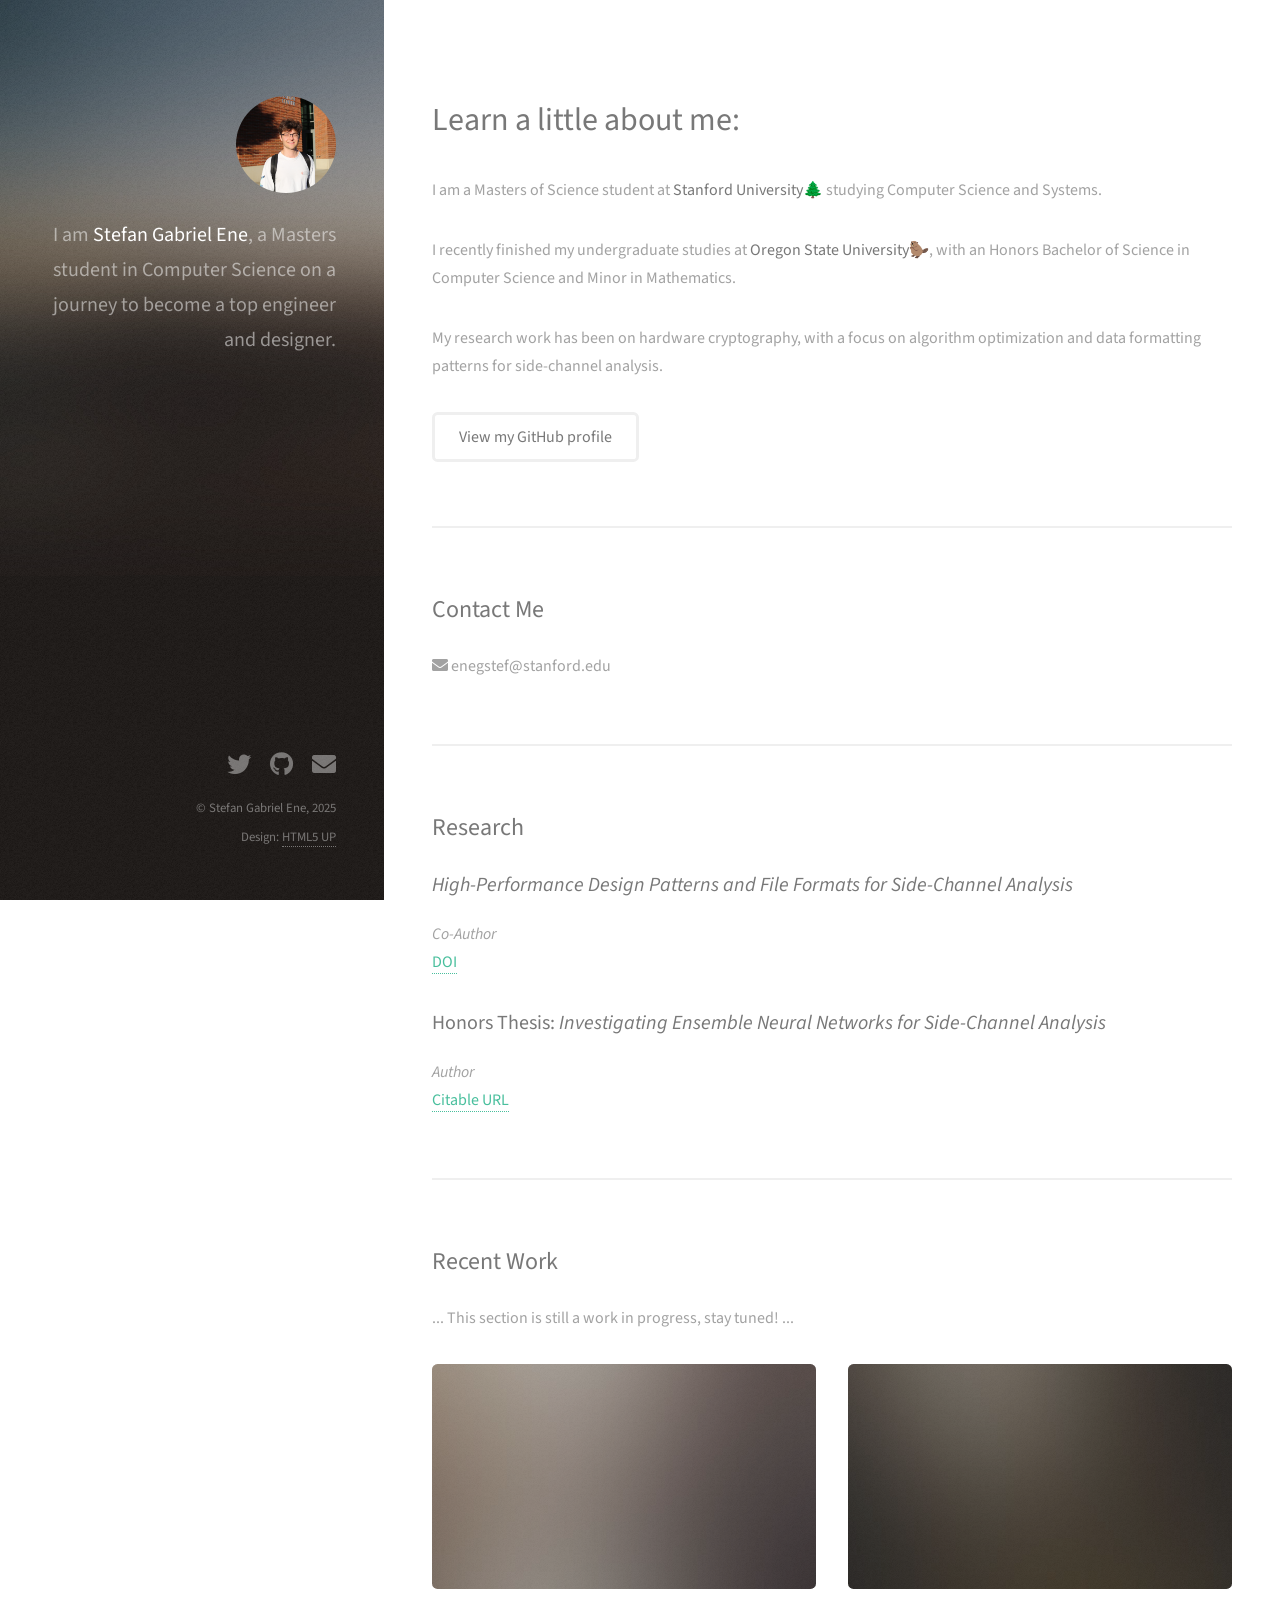
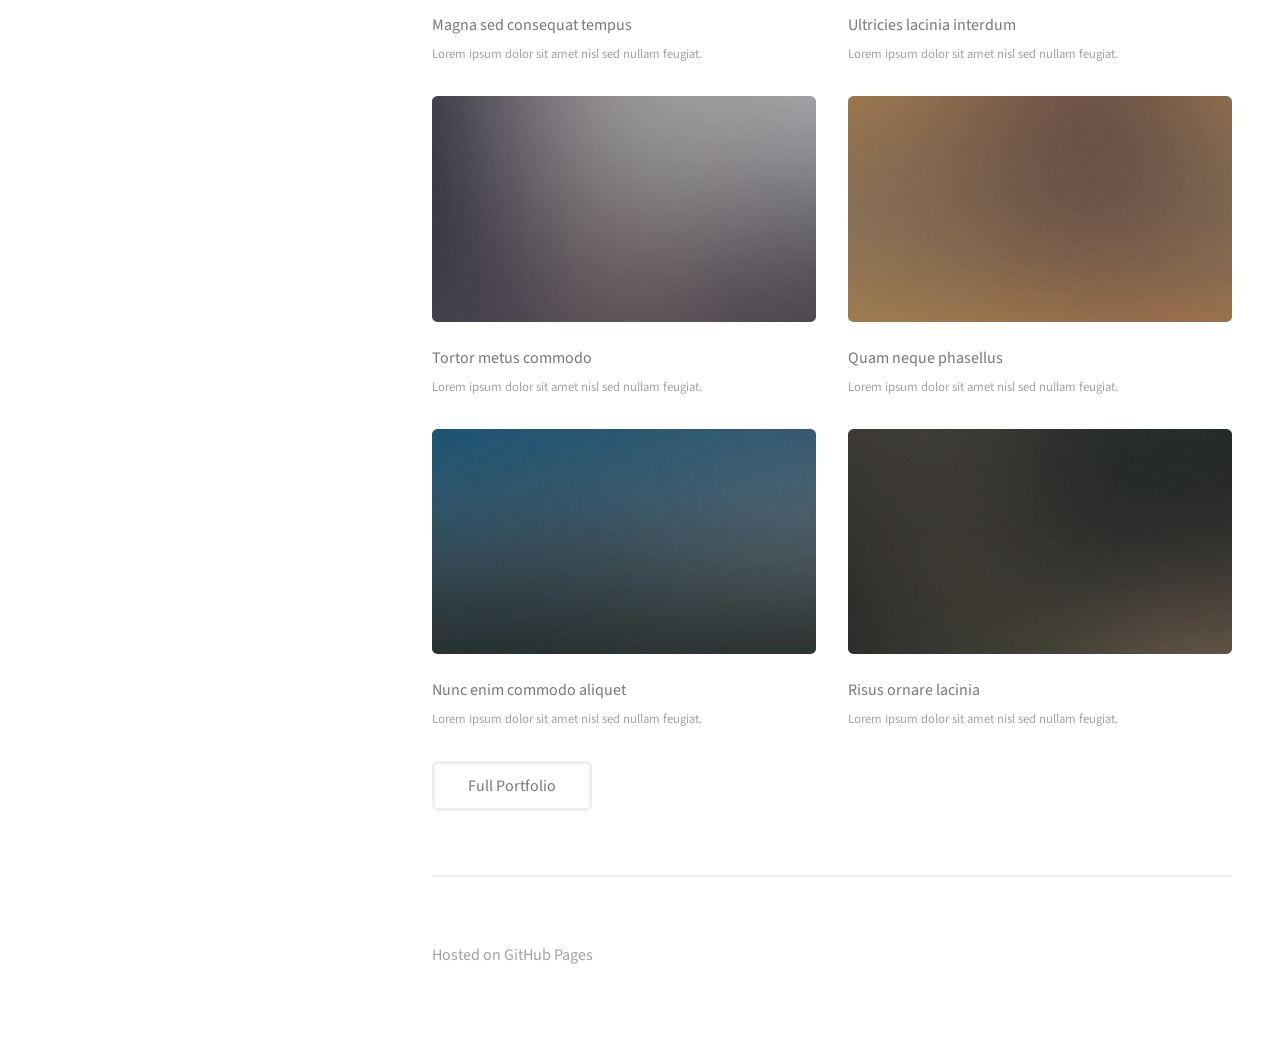
<file: index.html>
<!DOCTYPE HTML>
<!--
	Strata by HTML5 UP
	html5up.net | @ajlkn
	Free for personal and commercial use under the CCA 3.0 license (html5up.net/license)
-->
<html>
	<head>
		<title>Stefan Gabriel Ene</title>
		<meta charset="utf-8" />
		<meta name="viewport" content="width=device-width, initial-scale=1, user-scalable=no" />
		<link rel="stylesheet" href="assets/css/main.css" />
	</head>
	<body class="is-preload">

		<!-- Header -->
			<header id="header">
				<div class="inner">
					<a href="#" class="image avatar"><img src="images/stef_portrait.JPG" alt="" /></a>
					<h1>I am <strong>Stefan Gabriel Ene</strong>, a Masters student<br />
						in Computer Science on a journey to become<br />
						a top engineer and designer.</h1>
				</div>
			</header>

		<!-- Main -->
			<div id="main">

				<!-- One -->
					<section id="one">
						<header class="major">
							<h2>Learn a little about me:</h2>
						</header>
						<p>I am a Masters of Science student at <strong>Stanford University</strong>🌲 studying Computer Science and Systems.<p>
        
						<p>I recently finished my undergraduate studies at <strong>Oregon State University</strong>🦫, with an Honors Bachelor of Science in Computer Science and Minor in Mathematics.</p>
					
						<p>My research work has been on hardware cryptography, with a focus on algorithm optimization and data formatting patterns for side-channel analysis.</p>
											
						<ul class="actions">
							<li><a href="https://github.com/Stefanene" target="_blank" class="button">View my GitHub profile</a></li>
						</ul>
					</section>
				
					<section id="contact">
						<h2>Contact Me</h2>
						<p><i class="fa fa-envelope"></i> enegstef@stanford.edu</p>
					</section>
					
					<section id="research">
						 <h2>Research</h2>
							<h3><i>High-Performance Design Patterns and File Formats for Side-Channel Analysis</i></h3>
							<p>
								<i>Co-Author</i> <br>
								<a href="https://doi.org/10.46586/tches.v2024.i2.769-794">DOI</a>
							</p>
							<!-- <p>
								<b>Abstract:</b> Data and instruction dependent power consumption can reveal cryptographic secrets by means of Side-Channel Analysis (SCA). Consequently, manufacturers and evaluation labs perform thorough testing of cryptographic implementations to confirm their security. Unfortunately, the computation and storage needs for the resulting measurement data can be substantial and at times, limit the scope of their analyses. Therefore, it is surprising that only few publications study the efficient computation and storage of side-channel analysis related data.
					To address this gap, we discuss high-performance design patterns and how they align with characteristics of different file formats. More specifically, we perform an in-depth analysis of common side-channel analysis algorithms and how they can be implemented for maximum performance. At the same time, we focus on storage requirements and how to reduce them, by applying compression and chunking.
					In addition, we investigate and benchmark popular SCA frameworks. Moreover, we propose SCARR, a proof of concept SCA framework based on the file format Zarr, that outperforms all considered frameworks in several common algorithms (SNR, TVLA, CPA, MIA) by a factor of about two compared to the thus far fastest framework for a given profile. Most notably, in all tested scenarios, we are faster even with file compression, than other frameworks without compression. We are convinced that the presented design patterns and comparative study will benefit the greater side-channel community, help practitioners to improve their own frameworks, and reduce data storage requirements, associated costs, and lower computation/energy demands of SCA, as required to perform more testing at scale.
								<br>Keywords: Side-Channel Analysis, High-Performance Computing, file format, HDF5, Zarr, SCARED, LASCAR, ChipWhisperer
							</p> -->
							
							
							<h3>Honors Thesis: <i>Investigating Ensemble Neural Networks for Side-Channel Analysis</i></h3>
							<p>
								<i>Author</i> <br>
								<a href="https://ir.library.oregonstate.edu/concern/honors_college_theses/cr56n927s">Citable URL</a>
							</p>
							<!-- <p>
								<b>Abstract:</b> The field of side channel analysis is seeing a great deal of attention in recent years in the world of hardware cryptography. With the perpetual development of side channel analysis frameworks in the open source world, it is crucial that the most modern calculations and optimization techniques are applied to these leakage detection and key recovery techniques. This is where a new application in this field, deep learning and machine intelligence, come into play. Based on the existent optimizations made in the side channel analysis field using neural networks, this paper will pursue an evaluation of ensemble methods of such deep learning implementations. This will be done by applying ensemble deep learning techniques to real-case usages within the context of an open-source side channel analysis framework. Along with a contribution to this existent open-source project, this project aims to reduce the gap between performance and resources that represents a prevalent issue in the deep learning world, with a focus on usage in side channel analysis.
								<br>Keywords: hardware cryptography, side channel analysis, deep learning, ensemble methods, open source, optimizations, PyTorch
							</p> -->
					</section>

				<!-- Two -->
					<section id="two">
						<h2>Recent Work</h2>
						<p>... This section is still a work in progress, stay tuned! ...</p>
						<div class="row">
							<article class="col-6 col-12-xsmall work-item">
								<a href="images/fulls/01.jpg" class="image fit thumb"><img src="images/thumbs/01.jpg" alt="" /></a>
								<h3>Magna sed consequat tempus</h3>
								<p>Lorem ipsum dolor sit amet nisl sed nullam feugiat.</p>
							</article>
							<article class="col-6 col-12-xsmall work-item">
								<a href="images/fulls/02.jpg" class="image fit thumb"><img src="images/thumbs/02.jpg" alt="" /></a>
								<h3>Ultricies lacinia interdum</h3>
								<p>Lorem ipsum dolor sit amet nisl sed nullam feugiat.</p>
							</article>
							<article class="col-6 col-12-xsmall work-item">
								<a href="images/fulls/03.jpg" class="image fit thumb"><img src="images/thumbs/03.jpg" alt="" /></a>
								<h3>Tortor metus commodo</h3>
								<p>Lorem ipsum dolor sit amet nisl sed nullam feugiat.</p>
							</article>
							<article class="col-6 col-12-xsmall work-item">
								<a href="images/fulls/04.jpg" class="image fit thumb"><img src="images/thumbs/04.jpg" alt="" /></a>
								<h3>Quam neque phasellus</h3>
								<p>Lorem ipsum dolor sit amet nisl sed nullam feugiat.</p>
							</article>
							<article class="col-6 col-12-xsmall work-item">
								<a href="images/fulls/05.jpg" class="image fit thumb"><img src="images/thumbs/05.jpg" alt="" /></a>
								<h3>Nunc enim commodo aliquet</h3>
								<p>Lorem ipsum dolor sit amet nisl sed nullam feugiat.</p>
							</article>
							<article class="col-6 col-12-xsmall work-item">
								<a href="images/fulls/06.jpg" class="image fit thumb"><img src="images/thumbs/06.jpg" alt="" /></a>
								<h3>Risus ornare lacinia</h3>
								<p>Lorem ipsum dolor sit amet nisl sed nullam feugiat.</p>
							</article>
						</div>
						<ul class="actions">
							<li><a href="#" class="button">Full Portfolio</a></li>
						</ul>
					</section>

				<!-- Three -->
					<!-- <section id="three">
						<h2>Get In Touch</h2>
						<p>Accumsan pellentesque commodo blandit enim arcu non at amet id arcu magna. Accumsan orci faucibus id eu lorem semper nunc nisi lorem vulputate lorem neque lorem ipsum dolor.</p>
						<div class="row">
							<div class="col-8 col-12-small">
								<form method="post" action="#">
									<div class="row gtr-uniform gtr-50">
										<div class="col-6 col-12-xsmall"><input type="text" name="name" id="name" placeholder="Name" /></div>
										<div class="col-6 col-12-xsmall"><input type="email" name="email" id="email" placeholder="Email" /></div>
										<div class="col-12"><textarea name="message" id="message" placeholder="Message" rows="4"></textarea></div>
									</div>
								</form>
								<ul class="actions">
									<li><input type="submit" value="Send Message" /></li>
								</ul>
							</div>
							<div class="col-4 col-12-small">
								<ul class="labeled-icons">
									<li>
										<h3 class="icon solid fa-home"><span class="label">Address</span></h3>
										1234 Somewhere Rd.<br />
										Nashville, TN 00000<br />
										United States
									</li>
									<li>
										<h3 class="icon solid fa-mobile-alt"><span class="label">Phone</span></h3>
										000-000-0000
									</li>
									<li>
										<h3 class="icon solid fa-envelope"><span class="label">Email</span></h3>
										<a href="#">hello@untitled.tld</a>
									</li>
								</ul>
							</div>
						</div>
					</section> -->

				<!-- Four -->
<!-- 				
					<section id="four">
						<h2>Elements</h2>

						<section>
							<h4>Text</h4>
							<p>This is <b>bold</b> and this is <strong>strong</strong>. This is <i>italic</i> and this is <em>emphasized</em>.
							This is <sup>superscript</sup> text and this is <sub>subscript</sub> text.
							This is <u>underlined</u> and this is code: <code>for (;;) { ... }</code>. Finally, <a href="#">this is a link</a>.</p>
							<hr />
							<header>
								<h4>Heading with a Subtitle</h4>
								<p>Lorem ipsum dolor sit amet nullam id egestas urna aliquam</p>
							</header>
							<p>Nunc lacinia ante nunc ac lobortis. Interdum adipiscing gravida odio porttitor sem non mi integer non faucibus ornare mi ut ante amet placerat aliquet. Volutpat eu sed ante lacinia sapien lorem accumsan varius montes viverra nibh in adipiscing blandit tempus accumsan.</p>
							<header>
								<h5>Heading with a Subtitle</h5>
								<p>Lorem ipsum dolor sit amet nullam id egestas urna aliquam</p>
							</header>
							<p>Nunc lacinia ante nunc ac lobortis. Interdum adipiscing gravida odio porttitor sem non mi integer non faucibus ornare mi ut ante amet placerat aliquet. Volutpat eu sed ante lacinia sapien lorem accumsan varius montes viverra nibh in adipiscing blandit tempus accumsan.</p>
							<hr />
							<h2>Heading Level 2</h2>
							<h3>Heading Level 3</h3>
							<h4>Heading Level 4</h4>
							<h5>Heading Level 5</h5>
							<h6>Heading Level 6</h6>
							<hr />
							<h5>Blockquote</h5>
							<blockquote>Fringilla nisl. Donec accumsan interdum nisi, quis tincidunt felis sagittis eget tempus euismod. Vestibulum ante ipsum primis in faucibus vestibulum. Blandit adipiscing eu felis iaculis volutpat ac adipiscing accumsan faucibus. Vestibulum ante ipsum primis in faucibus lorem ipsum dolor sit amet nullam adipiscing eu felis.</blockquote>
							<h5>Preformatted</h5>
							<pre><code>i = 0;

while (!deck.isInOrder()) {
print 'Iteration ' + i;
deck.shuffle();
i++;
}

print 'It took ' + i + ' iterations to sort the deck.';</code></pre>
						</section>

						<section>
							<h4>Lists</h4>
							<div class="row">
								<div class="col-6 col-12-xsmall">
									<h5>Unordered</h5>
									<ul>
										<li>Dolor pulvinar etiam magna etiam.</li>
										<li>Sagittis adipiscing lorem eleifend.</li>
										<li>Felis enim feugiat dolore viverra.</li>
									</ul>
									<h5>Alternate</h5>
									<ul class="alt">
										<li>Dolor pulvinar etiam magna etiam.</li>
										<li>Sagittis adipiscing lorem eleifend.</li>
										<li>Felis enim feugiat dolore viverra.</li>
									</ul>
								</div>
								<div class="col-6 col-12-xsmall">
									<h5>Ordered</h5>
									<ol>
										<li>Dolor pulvinar etiam magna etiam.</li>
										<li>Etiam vel felis at lorem sed viverra.</li>
										<li>Felis enim feugiat dolore viverra.</li>
										<li>Dolor pulvinar etiam magna etiam.</li>
										<li>Etiam vel felis at lorem sed viverra.</li>
										<li>Felis enim feugiat dolore viverra.</li>
									</ol>
									<h5>Icons</h5>
									<ul class="icons">
										<li><a href="#" class="icon brands fa-twitter"><span class="label">Twitter</span></a></li>
										<li><a href="#" class="icon brands fa-facebook-f"><span class="label">Facebook</span></a></li>
										<li><a href="#" class="icon brands fa-instagram"><span class="label">Instagram</span></a></li>
										<li><a href="#" class="icon brands fa-github"><span class="label">Github</span></a></li>
										<li><a href="#" class="icon brands fa-dribbble"><span class="label">Dribbble</span></a></li>
										<li><a href="#" class="icon brands fa-tumblr"><span class="label">Tumblr</span></a></li>
									</ul>
								</div>
							</div>
							<h5>Actions</h5>
							<ul class="actions">
								<li><a href="#" class="button primary">Default</a></li>
								<li><a href="#" class="button">Default</a></li>
							</ul>
							<ul class="actions small">
								<li><a href="#" class="button primary small">Small</a></li>
								<li><a href="#" class="button small">Small</a></li>
							</ul>
							<div class="row">
								<div class="col-6 col-12-small">
									<ul class="actions stacked">
										<li><a href="#" class="button primary">Default</a></li>
										<li><a href="#" class="button">Default</a></li>
									</ul>
								</div>
								<div class="col-6 col-12-small">
									<ul class="actions stacked">
										<li><a href="#" class="button primary small">Small</a></li>
										<li><a href="#" class="button small">Small</a></li>
									</ul>
								</div>
								<div class="col-6 col-12-small">
									<ul class="actions stacked">
										<li><a href="#" class="button primary fit">Default</a></li>
										<li><a href="#" class="button fit">Default</a></li>
									</ul>
								</div>
								<div class="col-6 col-12-small">
									<ul class="actions stacked">
										<li><a href="#" class="button primary small fit">Small</a></li>
										<li><a href="#" class="button small fit">Small</a></li>
									</ul>
								</div>
							</div>
						</section>

						<section>
							<h4>Table</h4>
							<h5>Default</h5>
							<div class="table-wrapper">
								<table>
									<thead>
										<tr>
											<th>Name</th>
											<th>Description</th>
											<th>Price</th>
										</tr>
									</thead>
									<tbody>
										<tr>
											<td>Item One</td>
											<td>Ante turpis integer aliquet porttitor.</td>
											<td>29.99</td>
										</tr>
										<tr>
											<td>Item Two</td>
											<td>Vis ac commodo adipiscing arcu aliquet.</td>
											<td>19.99</td>
										</tr>
										<tr>
											<td>Item Three</td>
											<td> Morbi faucibus arcu accumsan lorem.</td>
											<td>29.99</td>
										</tr>
										<tr>
											<td>Item Four</td>
											<td>Vitae integer tempus condimentum.</td>
											<td>19.99</td>
										</tr>
										<tr>
											<td>Item Five</td>
											<td>Ante turpis integer aliquet porttitor.</td>
											<td>29.99</td>
										</tr>
									</tbody>
									<tfoot>
										<tr>
											<td colspan="2"></td>
											<td>100.00</td>
										</tr>
									</tfoot>
								</table>
							</div>

							<h5>Alternate</h5>
							<div class="table-wrapper">
								<table class="alt">
									<thead>
										<tr>
											<th>Name</th>
											<th>Description</th>
											<th>Price</th>
										</tr>
									</thead>
									<tbody>
										<tr>
											<td>Item One</td>
											<td>Ante turpis integer aliquet porttitor.</td>
											<td>29.99</td>
										</tr>
										<tr>
											<td>Item Two</td>
											<td>Vis ac commodo adipiscing arcu aliquet.</td>
											<td>19.99</td>
										</tr>
										<tr>
											<td>Item Three</td>
											<td> Morbi faucibus arcu accumsan lorem.</td>
											<td>29.99</td>
										</tr>
										<tr>
											<td>Item Four</td>
											<td>Vitae integer tempus condimentum.</td>
											<td>19.99</td>
										</tr>
										<tr>
											<td>Item Five</td>
											<td>Ante turpis integer aliquet porttitor.</td>
											<td>29.99</td>
										</tr>
									</tbody>
									<tfoot>
										<tr>
											<td colspan="2"></td>
											<td>100.00</td>
										</tr>
									</tfoot>
								</table>
							</div>
						</section>

						<section>
							<h4>Buttons</h4>
							<ul class="actions">
								<li><a href="#" class="button primary">Primary</a></li>
								<li><a href="#" class="button">Default</a></li>
							</ul>
							<ul class="actions">
								<li><a href="#" class="button large">Large</a></li>
								<li><a href="#" class="button">Default</a></li>
								<li><a href="#" class="button small">Small</a></li>
							</ul>
							<ul class="actions fit">
								<li><a href="#" class="button primary fit">Fit</a></li>
								<li><a href="#" class="button fit">Fit</a></li>
							</ul>
							<ul class="actions fit small">
								<li><a href="#" class="button primary fit small">Fit + Small</a></li>
								<li><a href="#" class="button fit small">Fit + Small</a></li>
							</ul>
							<ul class="actions">
								<li><a href="#" class="button primary icon solid fa-download">Icon</a></li>
								<li><a href="#" class="button icon solid fa-download">Icon</a></li>
							</ul>
							<ul class="actions">
								<li><span class="button primary disabled">Primary</span></li>
								<li><span class="button disabled">Default</span></li>
							</ul>
						</section>

						<section>
							<h4>Form</h4>
							<form method="post" action="#">
								<div class="row gtr-uniform gtr-50">
									<div class="col-6 col-12-xsmall">
										<input type="text" name="demo-name" id="demo-name" value="" placeholder="Name" />
									</div>
									<div class="col-6 col-12-xsmall">
										<input type="email" name="demo-email" id="demo-email" value="" placeholder="Email" />
									</div>
									<div class="col-12">
										<select name="demo-category" id="demo-category">
											<option value="">- Category -</option>
											<option value="1">Manufacturing</option>
											<option value="1">Shipping</option>
											<option value="1">Administration</option>
											<option value="1">Human Resources</option>
										</select>
									</div>
									<div class="col-4 col-12-small">
										<input type="radio" id="demo-priority-low" name="demo-priority" checked>
										<label for="demo-priority-low">Low Priority</label>
									</div>
									<div class="col-4 col-12-small">
										<input type="radio" id="demo-priority-normal" name="demo-priority">
										<label for="demo-priority-normal">Normal Priority</label>
									</div>
									<div class="col-4 col-12-small">
										<input type="radio" id="demo-priority-high" name="demo-priority">
										<label for="demo-priority-high">High Priority</label>
									</div>
									<div class="col-6 col-12-small">
										<input type="checkbox" id="demo-copy" name="demo-copy">
										<label for="demo-copy">Email me a copy of this message</label>
									</div>
									<div class="col-6 col-12-small">
										<input type="checkbox" id="demo-human" name="demo-human" checked>
										<label for="demo-human">I am a human and not a robot</label>
									</div>
									<div class="col-12">
										<textarea name="demo-message" id="demo-message" placeholder="Enter your message" rows="6"></textarea>
									</div>
									<div class="col-12">
										<ul class="actions">
											<li><input type="submit" value="Send Message" class="primary" /></li>
											<li><input type="reset" value="Reset" /></li>
										</ul>
									</div>
								</div>
							</form>
						</section>

						<section>
							<h4>Image</h4>
							<h5>Fit</h5>
							<div class="box alt">
								<div class="row gtr-50 gtr-uniform">
									<div class="col-12"><span class="image fit"><img src="images/fulls/05.jpg" alt="" /></span></div>
									<div class="col-4"><span class="image fit"><img src="images/thumbs/01.jpg" alt="" /></span></div>
									<div class="col-4"><span class="image fit"><img src="images/thumbs/02.jpg" alt="" /></span></div>
									<div class="col-4"><span class="image fit"><img src="images/thumbs/03.jpg" alt="" /></span></div>
									<div class="col-4"><span class="image fit"><img src="images/thumbs/04.jpg" alt="" /></span></div>
									<div class="col-4"><span class="image fit"><img src="images/thumbs/05.jpg" alt="" /></span></div>
									<div class="col-4"><span class="image fit"><img src="images/thumbs/06.jpg" alt="" /></span></div>
									<div class="col-4"><span class="image fit"><img src="images/thumbs/03.jpg" alt="" /></span></div>
									<div class="col-4"><span class="image fit"><img src="images/thumbs/02.jpg" alt="" /></span></div>
									<div class="col-4"><span class="image fit"><img src="images/thumbs/01.jpg" alt="" /></span></div>
								</div>
							</div>
							<h5>Left &amp; Right</h5>
							<p><span class="image left"><img src="images/avatar.jpg" alt="" /></span>Fringilla nisl. Donec accumsan interdum nisi, quis tincidunt felis sagittis eget. tempus euismod. Vestibulum ante ipsum primis in faucibus vestibulum. Blandit adipiscing eu felis iaculis volutpat ac adipiscing accumsan eu faucibus. Integer ac pellentesque praesent tincidunt felis sagittis eget. tempus euismod. Vestibulum ante ipsum primis in faucibus vestibulum. Blandit adipiscing eu felis iaculis volutpat ac adipiscing accumsan eu faucibus. Integer ac pellentesque praesent. Donec accumsan interdum nisi, quis tincidunt felis sagittis eget. tempus euismod. Vestibulum ante ipsum primis in faucibus vestibulum. Blandit adipiscing eu felis iaculis volutpat ac adipiscing accumsan eu faucibus. Integer ac pellentesque praesent tincidunt felis sagittis eget. tempus euismod. Vestibulum ante ipsum primis in faucibus vestibulum. Blandit adipiscing eu felis iaculis volutpat ac adipiscing accumsan eu faucibus. Integer ac pellentesque praesent.</p>
							<p><span class="image right"><img src="images/avatar.jpg" alt="" /></span>Fringilla nisl. Donec accumsan interdum nisi, quis tincidunt felis sagittis eget. tempus euismod. Vestibulum ante ipsum primis in faucibus vestibulum. Blandit adipiscing eu felis iaculis volutpat ac adipiscing accumsan eu faucibus. Integer ac pellentesque praesent tincidunt felis sagittis eget. tempus euismod. Vestibulum ante ipsum primis in faucibus vestibulum. Blandit adipiscing eu felis iaculis volutpat ac adipiscing accumsan eu faucibus. Integer ac pellentesque praesent. Donec accumsan interdum nisi, quis tincidunt felis sagittis eget. tempus euismod. Vestibulum ante ipsum primis in faucibus vestibulum. Blandit adipiscing eu felis iaculis volutpat ac adipiscing accumsan eu faucibus. Integer ac pellentesque praesent tincidunt felis sagittis eget. tempus euismod. Vestibulum ante ipsum primis in faucibus vestibulum. Blandit adipiscing eu felis iaculis volutpat ac adipiscing accumsan eu faucibus. Integer ac pellentesque praesent.</p>
						</section>

					</section>
				

			</div> -->

		<!-- Footer -->
			<footer id="footer">
				<div class="inner">
					<ul class="icons">
						<li><a href="https://www.linkedin.com/in/stefan-ene-429a34235/" target="_blank" class="icon brands fa-twitter"><span class="label">Twitter</span></a></li>
						<li><a href="https://github.com/Stefanene" target="_blank" class="icon brands fa-github"><span class="label">Github</span></a></li>
						<!-- <li><a href="#" class="icon brands fa-dribbble"><span class="label">Dribbble</span></a></li> -->
						<li><a href="mailto:enegstef@stanford.com" class="icon solid fa-envelope"><span class="label">Email</span></a></li>
					</ul>
					<ul class="copyright">
						<li>&copy; Stefan Gabriel Ene, 2025</li><li>Design: <a href="http://html5up.net" target="_blank">HTML5 UP</a></li>
					</ul>
				</div>
			</footer>

			<section>
				<footer>
					<p><small>Hosted on GitHub Pages</small></p>
				</footer>
			</section>

		<!-- Scripts -->
			<script src="assets/js/jquery.min.js"></script>
			<script src="assets/js/jquery.poptrox.min.js"></script>
			<script src="assets/js/browser.min.js"></script>
			<script src="assets/js/breakpoints.min.js"></script>
			<script src="assets/js/util.js"></script>
			<script src="assets/js/main.js"></script>

	</body>
</html>
</file>
<file: assets/css/main.css>
@import url("fontawesome-all.min.css");
@import url("https://fonts.googleapis.com/css?family=Source+Sans+Pro:400,400italic");


html, body, div, span, applet, object,
iframe, h1, h2, h3, h4, h5, h6, p, blockquote,
pre, a, abbr, acronym, address, big, cite,
code, del, dfn, em, img, ins, kbd, q, s, samp,
small, strike, strong, sub, sup, tt, var, b,
u, i, center, dl, dt, dd, ol, ul, li, fieldset,
form, label, legend, table, caption, tbody,
tfoot, thead, tr, th, td, article, aside,
canvas, details, embed, figure, figcaption,
footer, header, hgroup, menu, nav, output, ruby,
section, summary, time, mark, audio, video {
	margin: 0;
	padding: 0;
	border: 0;
	font-size: 100%;
	font: inherit;
	vertical-align: baseline;}

article, aside, details, figcaption, figure,
footer, header, hgroup, menu, nav, section {
	display: block;}

body {
	line-height: 1;
}

ol, ul {
	list-style: none;
}

blockquote, q {
	quotes: none;
}

	blockquote:before, blockquote:after, q:before, q:after {
		content: '';
		content: none;
	}

table {
	border-collapse: collapse;
	border-spacing: 0;
}

body {
	-webkit-text-size-adjust: none;
}

mark {
	background-color: transparent;
	color: inherit;
}

input::-moz-focus-inner {
	border: 0;
	padding: 0;
}

input, select, textarea {
	-moz-appearance: none;
	-webkit-appearance: none;
	-ms-appearance: none;
	appearance: none;
}

/* Basic */

	html {
		box-sizing: border-box;
	}

	*, *:before, *:after {
		box-sizing: inherit;
	}

	body {
		background: #fff;
	}

		body.is-preload *, body.is-preload *:before, body.is-preload *:after {
			-moz-animation: none !important;
			-webkit-animation: none !important;
			-ms-animation: none !important;
			animation: none !important;
			-moz-transition: none !important;
			-webkit-transition: none !important;
			-ms-transition: none !important;
			transition: none !important;
		}

	body, input, select, textarea {
		color: #a2a2a2;
		font-family: "Source Sans Pro", Helvetica, sans-serif;
		font-size: 16pt;
		font-weight: 400;
		line-height: 1.75em;
	}

	a {
		-moz-transition: color 0.2s ease-in-out, border-color 0.2s ease-in-out;
		-webkit-transition: color 0.2s ease-in-out, border-color 0.2s ease-in-out;
		-ms-transition: color 0.2s ease-in-out, border-color 0.2s ease-in-out;
		transition: color 0.2s ease-in-out, border-color 0.2s ease-in-out;
		border-bottom: dotted 1px;
		color: #49bf9d;
		text-decoration: none;
	}

		a:hover {
			border-bottom-color: transparent;
			color: #49bf9d !important;
			text-decoration: none;
		}

	strong, b {
		color: #787878;
		font-weight: 400;
	}

	em, i {
		font-style: italic;
	}

	p {
		margin: 0 0 2em 0;
	}

	h1, h2, h3, h4, h5, h6 {
		color: #787878;
		font-weight: 400;
		line-height: 1em;
		margin: 0 0 1em 0;
	}

		h1 a, h2 a, h3 a, h4 a, h5 a, h6 a {
			color: inherit;
			text-decoration: none;
		}

	h1 {
		font-size: 2em;
		line-height: 1.5em;
	}

	h2 {
		font-size: 1.5em;
		line-height: 1.5em;
	}

	h3 {
		font-size: 1.25em;
		line-height: 1.5em;
	}

	h4 {
		font-size: 1.1em;
		line-height: 1.5em;
	}

	h5 {
		font-size: 0.9em;
		line-height: 1.5em;
	}

	h6 {
		font-size: 0.7em;
		line-height: 1.5em;
	}

	sub {
		font-size: 0.8em;
		position: relative;
		top: 0.5em;
	}

	sup {
		font-size: 0.8em;
		position: relative;
		top: -0.5em;
	}

	hr {
		border: 0;
		border-bottom: solid 2px #efefef;
		margin: 2em 0;
	}

		hr.major {
			margin: 3em 0;
		}

	blockquote {
		border-left: solid 6px #efefef;
		font-style: italic;
		margin: 0 0 2em 0;
		padding: 0.5em 0 0.5em 1.5em;
	}

	code {
		background: #f7f7f7;
		border-radius: 0.35em;
		border: solid 2px #efefef;
		font-family: "Courier New", monospace;
		font-size: 0.9em;
		margin: 0 0.25em;
		padding: 0.25em 0.65em;
	}

	pre {
		-webkit-overflow-scrolling: touch;
		font-family: "Courier New", monospace;
		font-size: 0.9em;
		margin: 0 0 2em 0;
	}

		pre code {
			display: block;
			line-height: 1.75em;
			padding: 1em 1.5em;
			overflow-x: auto;
		}

	.align-left {
		text-align: left;
	}

	.align-center {
		text-align: center;
	}

	.align-right {
		text-align: right;
	}

/* Container */

	.container {
		margin: 0 auto;
		max-width: calc(100% - 4em);
		width: 100%;
	}

		.container.xsmall {
			width: 25%;
		}

		.container.small {
			width: 50%;
		}

		.container.medium {
			width: 75%;
		}

		.container.large {
			width: 125%;
		}

		.container.xlarge {
			width: 150%;
		}

		.container.max {
			width: 100%;
		}

		@media screen and (max-width: 980px) {

			.container {
				width: 100% !important;
				max-width: 100% !important;
			}

		}

		@media screen and (max-width: 480px) {

			.container {
				max-width: calc(100% - 3em);
			}

		}

/* Row */

	.row {
		display: flex;
		flex-wrap: wrap;
		box-sizing: border-box;
		align-items: stretch;
	}

		.row > * {
			box-sizing: border-box;
		}

		.row.gtr-uniform > * > :last-child {
			margin-bottom: 0;
		}

		.row.aln-left {
			justify-content: flex-start;
		}

		.row.aln-center {
			justify-content: center;
		}

		.row.aln-right {
			justify-content: flex-end;
		}

		.row.aln-top {
			align-items: flex-start;
		}

		.row.aln-middle {
			align-items: center;
		}

		.row.aln-bottom {
			align-items: flex-end;
		}

		.row > .imp {
			order: -1;
		}

		.row > .col-1 {
			width: 8.33333%;
		}

		.row > .off-1 {
			margin-left: 8.33333%;
		}

		.row > .col-2 {
			width: 16.66667%;
		}

		.row > .off-2 {
			margin-left: 16.66667%;
		}

		.row > .col-3 {
			width: 25%;
		}

		.row > .off-3 {
			margin-left: 25%;
		}

		.row > .col-4 {
			width: 33.33333%;
		}

		.row > .off-4 {
			margin-left: 33.33333%;
		}

		.row > .col-5 {
			width: 41.66667%;
		}

		.row > .off-5 {
			margin-left: 41.66667%;
		}

		.row > .col-6 {
			width: 50%;
		}

		.row > .off-6 {
			margin-left: 50%;
		}

		.row > .col-7 {
			width: 58.33333%;
		}

		.row > .off-7 {
			margin-left: 58.33333%;
		}

		.row > .col-8 {
			width: 66.66667%;
		}

		.row > .off-8 {
			margin-left: 66.66667%;
		}

		.row > .col-9 {
			width: 75%;
		}

		.row > .off-9 {
			margin-left: 75%;
		}

		.row > .col-10 {
			width: 83.33333%;
		}

		.row > .off-10 {
			margin-left: 83.33333%;
		}

		.row > .col-11 {
			width: 91.66667%;
		}

		.row > .off-11 {
			margin-left: 91.66667%;
		}

		.row > .col-12 {
			width: 100%;
		}

		.row > .off-12 {
			margin-left: 100%;
		}

		.row.gtr-0 {
			margin-top: 0;
			margin-left: 0em;
		}

			.row.gtr-0 > * {
				padding: 0 0 0 0em;
			}

			.row.gtr-0.gtr-uniform {
				margin-top: 0em;
			}

				.row.gtr-0.gtr-uniform > * {
					padding-top: 0em;
				}

		.row.gtr-25 {
			margin-top: 0;
			margin-left: -0.625em;
		}

			.row.gtr-25 > * {
				padding: 0 0 0 0.625em;
			}

			.row.gtr-25.gtr-uniform {
				margin-top: -0.625em;
			}

				.row.gtr-25.gtr-uniform > * {
					padding-top: 0.625em;
				}

		.row.gtr-50 {
			margin-top: 0;
			margin-left: -1.25em;
		}

			.row.gtr-50 > * {
				padding: 0 0 0 1.25em;
			}

			.row.gtr-50.gtr-uniform {
				margin-top: -1.25em;
			}

				.row.gtr-50.gtr-uniform > * {
					padding-top: 1.25em;
				}

		.row {
			margin-top: 0;
			margin-left: -2.5em;
		}

			.row > * {
				padding: 0 0 0 2.5em;
			}

			.row.gtr-uniform {
				margin-top: -2.5em;
			}

				.row.gtr-uniform > * {
					padding-top: 2.5em;
				}

		.row.gtr-150 {
			margin-top: 0;
			margin-left: -3.75em;
		}

			.row.gtr-150 > * {
				padding: 0 0 0 3.75em;
			}

			.row.gtr-150.gtr-uniform {
				margin-top: -3.75em;
			}

				.row.gtr-150.gtr-uniform > * {
					padding-top: 3.75em;
				}

		.row.gtr-200 {
			margin-top: 0;
			margin-left: -5em;
		}

			.row.gtr-200 > * {
				padding: 0 0 0 5em;
			}

			.row.gtr-200.gtr-uniform {
				margin-top: -5em;
			}

				.row.gtr-200.gtr-uniform > * {
					padding-top: 5em;
				}

		@media screen and (max-width: 1800px) {

			.row {
				display: flex;
				flex-wrap: wrap;
				box-sizing: border-box;
				align-items: stretch;
			}

				.row > * {
					box-sizing: border-box;
				}

				.row.gtr-uniform > * > :last-child {
					margin-bottom: 0;
				}

				.row.aln-left {
					justify-content: flex-start;
				}

				.row.aln-center {
					justify-content: center;
				}

				.row.aln-right {
					justify-content: flex-end;
				}

				.row.aln-top {
					align-items: flex-start;
				}

				.row.aln-middle {
					align-items: center;
				}

				.row.aln-bottom {
					align-items: flex-end;
				}

				.row > .imp-xlarge {
					order: -1;
				}

				.row > .col-1-xlarge {
					width: 8.33333%;
				}

				.row > .off-1-xlarge {
					margin-left: 8.33333%;
				}

				.row > .col-2-xlarge {
					width: 16.66667%;
				}

				.row > .off-2-xlarge {
					margin-left: 16.66667%;
				}

				.row > .col-3-xlarge {
					width: 25%;
				}

				.row > .off-3-xlarge {
					margin-left: 25%;
				}

				.row > .col-4-xlarge {
					width: 33.33333%;
				}

				.row > .off-4-xlarge {
					margin-left: 33.33333%;
				}

				.row > .col-5-xlarge {
					width: 41.66667%;
				}

				.row > .off-5-xlarge {
					margin-left: 41.66667%;
				}

				.row > .col-6-xlarge {
					width: 50%;
				}

				.row > .off-6-xlarge {
					margin-left: 50%;
				}

				.row > .col-7-xlarge {
					width: 58.33333%;
				}

				.row > .off-7-xlarge {
					margin-left: 58.33333%;
				}

				.row > .col-8-xlarge {
					width: 66.66667%;
				}

				.row > .off-8-xlarge {
					margin-left: 66.66667%;
				}

				.row > .col-9-xlarge {
					width: 75%;
				}

				.row > .off-9-xlarge {
					margin-left: 75%;
				}

				.row > .col-10-xlarge {
					width: 83.33333%;
				}

				.row > .off-10-xlarge {
					margin-left: 83.33333%;
				}

				.row > .col-11-xlarge {
					width: 91.66667%;
				}

				.row > .off-11-xlarge {
					margin-left: 91.66667%;
				}

				.row > .col-12-xlarge {
					width: 100%;
				}

				.row > .off-12-xlarge {
					margin-left: 100%;
				}

				.row.gtr-0 {
					margin-top: 0;
					margin-left: 0em;
				}

					.row.gtr-0 > * {
						padding: 0 0 0 0em;
					}

					.row.gtr-0.gtr-uniform {
						margin-top: 0em;
					}

						.row.gtr-0.gtr-uniform > * {
							padding-top: 0em;
						}

				.row.gtr-25 {
					margin-top: 0;
					margin-left: -0.625em;
				}

					.row.gtr-25 > * {
						padding: 0 0 0 0.625em;
					}

					.row.gtr-25.gtr-uniform {
						margin-top: -0.625em;
					}

						.row.gtr-25.gtr-uniform > * {
							padding-top: 0.625em;
						}

				.row.gtr-50 {
					margin-top: 0;
					margin-left: -1.25em;
				}

					.row.gtr-50 > * {
						padding: 0 0 0 1.25em;
					}

					.row.gtr-50.gtr-uniform {
						margin-top: -1.25em;
					}

						.row.gtr-50.gtr-uniform > * {
							padding-top: 1.25em;
						}

				.row {
					margin-top: 0;
					margin-left: -2.5em;
				}

					.row > * {
						padding: 0 0 0 2.5em;
					}

					.row.gtr-uniform {
						margin-top: -2.5em;
					}

						.row.gtr-uniform > * {
							padding-top: 2.5em;
						}

				.row.gtr-150 {
					margin-top: 0;
					margin-left: -3.75em;
				}

					.row.gtr-150 > * {
						padding: 0 0 0 3.75em;
					}

					.row.gtr-150.gtr-uniform {
						margin-top: -3.75em;
					}

						.row.gtr-150.gtr-uniform > * {
							padding-top: 3.75em;
						}

				.row.gtr-200 {
					margin-top: 0;
					margin-left: -5em;
				}

					.row.gtr-200 > * {
						padding: 0 0 0 5em;
					}

					.row.gtr-200.gtr-uniform {
						margin-top: -5em;
					}

						.row.gtr-200.gtr-uniform > * {
							padding-top: 5em;
						}

		}

		@media screen and (max-width: 1280px) {

			.row {
				display: flex;
				flex-wrap: wrap;
				box-sizing: border-box;
				align-items: stretch;
			}

				.row > * {
					box-sizing: border-box;
				}

				.row.gtr-uniform > * > :last-child {
					margin-bottom: 0;
				}

				.row.aln-left {
					justify-content: flex-start;
				}

				.row.aln-center {
					justify-content: center;
				}

				.row.aln-right {
					justify-content: flex-end;
				}

				.row.aln-top {
					align-items: flex-start;
				}

				.row.aln-middle {
					align-items: center;
				}

				.row.aln-bottom {
					align-items: flex-end;
				}

				.row > .imp-large {
					order: -1;
				}

				.row > .col-1-large {
					width: 8.33333%;
				}

				.row > .off-1-large {
					margin-left: 8.33333%;
				}

				.row > .col-2-large {
					width: 16.66667%;
				}

				.row > .off-2-large {
					margin-left: 16.66667%;
				}

				.row > .col-3-large {
					width: 25%;
				}

				.row > .off-3-large {
					margin-left: 25%;
				}

				.row > .col-4-large {
					width: 33.33333%;
				}

				.row > .off-4-large {
					margin-left: 33.33333%;
				}

				.row > .col-5-large {
					width: 41.66667%;
				}

				.row > .off-5-large {
					margin-left: 41.66667%;
				}

				.row > .col-6-large {
					width: 50%;
				}

				.row > .off-6-large {
					margin-left: 50%;
				}

				.row > .col-7-large {
					width: 58.33333%;
				}

				.row > .off-7-large {
					margin-left: 58.33333%;
				}

				.row > .col-8-large {
					width: 66.66667%;
				}

				.row > .off-8-large {
					margin-left: 66.66667%;
				}

				.row > .col-9-large {
					width: 75%;
				}

				.row > .off-9-large {
					margin-left: 75%;
				}

				.row > .col-10-large {
					width: 83.33333%;
				}

				.row > .off-10-large {
					margin-left: 83.33333%;
				}

				.row > .col-11-large {
					width: 91.66667%;
				}

				.row > .off-11-large {
					margin-left: 91.66667%;
				}

				.row > .col-12-large {
					width: 100%;
				}

				.row > .off-12-large {
					margin-left: 100%;
				}

				.row.gtr-0 {
					margin-top: 0;
					margin-left: 0em;
				}

					.row.gtr-0 > * {
						padding: 0 0 0 0em;
					}

					.row.gtr-0.gtr-uniform {
						margin-top: 0em;
					}

						.row.gtr-0.gtr-uniform > * {
							padding-top: 0em;
						}

				.row.gtr-25 {
					margin-top: 0;
					margin-left: -0.5em;
				}

					.row.gtr-25 > * {
						padding: 0 0 0 0.5em;
					}

					.row.gtr-25.gtr-uniform {
						margin-top: -0.5em;
					}

						.row.gtr-25.gtr-uniform > * {
							padding-top: 0.5em;
						}

				.row.gtr-50 {
					margin-top: 0;
					margin-left: -1em;
				}

					.row.gtr-50 > * {
						padding: 0 0 0 1em;
					}

					.row.gtr-50.gtr-uniform {
						margin-top: -1em;
					}

						.row.gtr-50.gtr-uniform > * {
							padding-top: 1em;
						}

				.row {
					margin-top: 0;
					margin-left: -2em;
				}

					.row > * {
						padding: 0 0 0 2em;
					}

					.row.gtr-uniform {
						margin-top: -2em;
					}

						.row.gtr-uniform > * {
							padding-top: 2em;
						}

				.row.gtr-150 {
					margin-top: 0;
					margin-left: -3em;
				}

					.row.gtr-150 > * {
						padding: 0 0 0 3em;
					}

					.row.gtr-150.gtr-uniform {
						margin-top: -3em;
					}

						.row.gtr-150.gtr-uniform > * {
							padding-top: 3em;
						}

				.row.gtr-200 {
					margin-top: 0;
					margin-left: -4em;
				}

					.row.gtr-200 > * {
						padding: 0 0 0 4em;
					}

					.row.gtr-200.gtr-uniform {
						margin-top: -4em;
					}

						.row.gtr-200.gtr-uniform > * {
							padding-top: 4em;
						}

		}

		@media screen and (max-width: 980px) {

			.row {
				display: flex;
				flex-wrap: wrap;
				box-sizing: border-box;
				align-items: stretch;
			}

				.row > * {
					box-sizing: border-box;
				}

				.row.gtr-uniform > * > :last-child {
					margin-bottom: 0;
				}

				.row.aln-left {
					justify-content: flex-start;
				}

				.row.aln-center {
					justify-content: center;
				}

				.row.aln-right {
					justify-content: flex-end;
				}

				.row.aln-top {
					align-items: flex-start;
				}

				.row.aln-middle {
					align-items: center;
				}

				.row.aln-bottom {
					align-items: flex-end;
				}

				.row > .imp-medium {
					order: -1;
				}

				.row > .col-1-medium {
					width: 8.33333%;
				}

				.row > .off-1-medium {
					margin-left: 8.33333%;
				}

				.row > .col-2-medium {
					width: 16.66667%;
				}

				.row > .off-2-medium {
					margin-left: 16.66667%;
				}

				.row > .col-3-medium {
					width: 25%;
				}

				.row > .off-3-medium {
					margin-left: 25%;
				}

				.row > .col-4-medium {
					width: 33.33333%;
				}

				.row > .off-4-medium {
					margin-left: 33.33333%;
				}

				.row > .col-5-medium {
					width: 41.66667%;
				}

				.row > .off-5-medium {
					margin-left: 41.66667%;
				}

				.row > .col-6-medium {
					width: 50%;
				}

				.row > .off-6-medium {
					margin-left: 50%;
				}

				.row > .col-7-medium {
					width: 58.33333%;
				}

				.row > .off-7-medium {
					margin-left: 58.33333%;
				}

				.row > .col-8-medium {
					width: 66.66667%;
				}

				.row > .off-8-medium {
					margin-left: 66.66667%;
				}

				.row > .col-9-medium {
					width: 75%;
				}

				.row > .off-9-medium {
					margin-left: 75%;
				}

				.row > .col-10-medium {
					width: 83.33333%;
				}

				.row > .off-10-medium {
					margin-left: 83.33333%;
				}

				.row > .col-11-medium {
					width: 91.66667%;
				}

				.row > .off-11-medium {
					margin-left: 91.66667%;
				}

				.row > .col-12-medium {
					width: 100%;
				}

				.row > .off-12-medium {
					margin-left: 100%;
				}

				.row.gtr-0 {
					margin-top: 0;
					margin-left: 0em;
				}

					.row.gtr-0 > * {
						padding: 0 0 0 0em;
					}

					.row.gtr-0.gtr-uniform {
						margin-top: 0em;
					}

						.row.gtr-0.gtr-uniform > * {
							padding-top: 0em;
						}

				.row.gtr-25 {
					margin-top: 0;
					margin-left: -0.5em;
				}

					.row.gtr-25 > * {
						padding: 0 0 0 0.5em;
					}

					.row.gtr-25.gtr-uniform {
						margin-top: -0.5em;
					}

						.row.gtr-25.gtr-uniform > * {
							padding-top: 0.5em;
						}

				.row.gtr-50 {
					margin-top: 0;
					margin-left: -1em;
				}

					.row.gtr-50 > * {
						padding: 0 0 0 1em;
					}

					.row.gtr-50.gtr-uniform {
						margin-top: -1em;
					}

						.row.gtr-50.gtr-uniform > * {
							padding-top: 1em;
						}

				.row {
					margin-top: 0;
					margin-left: -2em;
				}

					.row > * {
						padding: 0 0 0 2em;
					}

					.row.gtr-uniform {
						margin-top: -2em;
					}

						.row.gtr-uniform > * {
							padding-top: 2em;
						}

				.row.gtr-150 {
					margin-top: 0;
					margin-left: -3em;
				}

					.row.gtr-150 > * {
						padding: 0 0 0 3em;
					}

					.row.gtr-150.gtr-uniform {
						margin-top: -3em;
					}

						.row.gtr-150.gtr-uniform > * {
							padding-top: 3em;
						}

				.row.gtr-200 {
					margin-top: 0;
					margin-left: -4em;
				}

					.row.gtr-200 > * {
						padding: 0 0 0 4em;
					}

					.row.gtr-200.gtr-uniform {
						margin-top: -4em;
					}

						.row.gtr-200.gtr-uniform > * {
							padding-top: 4em;
						}

		}

		@media screen and (max-width: 736px) {

			.row {
				display: flex;
				flex-wrap: wrap;
				box-sizing: border-box;
				align-items: stretch;
			}

				.row > * {
					box-sizing: border-box;
				}

				.row.gtr-uniform > * > :last-child {
					margin-bottom: 0;
				}

				.row.aln-left {
					justify-content: flex-start;
				}

				.row.aln-center {
					justify-content: center;
				}

				.row.aln-right {
					justify-content: flex-end;
				}

				.row.aln-top {
					align-items: flex-start;
				}

				.row.aln-middle {
					align-items: center;
				}

				.row.aln-bottom {
					align-items: flex-end;
				}

				.row > .imp-small {
					order: -1;
				}

				.row > .col-1-small {
					width: 8.33333%;
				}

				.row > .off-1-small {
					margin-left: 8.33333%;
				}

				.row > .col-2-small {
					width: 16.66667%;
				}

				.row > .off-2-small {
					margin-left: 16.66667%;
				}

				.row > .col-3-small {
					width: 25%;
				}

				.row > .off-3-small {
					margin-left: 25%;
				}

				.row > .col-4-small {
					width: 33.33333%;
				}

				.row > .off-4-small {
					margin-left: 33.33333%;
				}

				.row > .col-5-small {
					width: 41.66667%;
				}

				.row > .off-5-small {
					margin-left: 41.66667%;
				}

				.row > .col-6-small {
					width: 50%;
				}

				.row > .off-6-small {
					margin-left: 50%;
				}

				.row > .col-7-small {
					width: 58.33333%;
				}

				.row > .off-7-small {
					margin-left: 58.33333%;
				}

				.row > .col-8-small {
					width: 66.66667%;
				}

				.row > .off-8-small {
					margin-left: 66.66667%;
				}

				.row > .col-9-small {
					width: 75%;
				}

				.row > .off-9-small {
					margin-left: 75%;
				}

				.row > .col-10-small {
					width: 83.33333%;
				}

				.row > .off-10-small {
					margin-left: 83.33333%;
				}

				.row > .col-11-small {
					width: 91.66667%;
				}

				.row > .off-11-small {
					margin-left: 91.66667%;
				}

				.row > .col-12-small {
					width: 100%;
				}

				.row > .off-12-small {
					margin-left: 100%;
				}

				.row.gtr-0 {
					margin-top: 0;
					margin-left: 0em;
				}

					.row.gtr-0 > * {
						padding: 0 0 0 0em;
					}

					.row.gtr-0.gtr-uniform {
						margin-top: 0em;
					}

						.row.gtr-0.gtr-uniform > * {
							padding-top: 0em;
						}

				.row.gtr-25 {
					margin-top: 0;
					margin-left: -0.375em;
				}

					.row.gtr-25 > * {
						padding: 0 0 0 0.375em;
					}

					.row.gtr-25.gtr-uniform {
						margin-top: -0.375em;
					}

						.row.gtr-25.gtr-uniform > * {
							padding-top: 0.375em;
						}

				.row.gtr-50 {
					margin-top: 0;
					margin-left: -0.75em;
				}

					.row.gtr-50 > * {
						padding: 0 0 0 0.75em;
					}

					.row.gtr-50.gtr-uniform {
						margin-top: -0.75em;
					}

						.row.gtr-50.gtr-uniform > * {
							padding-top: 0.75em;
						}

				.row {
					margin-top: 0;
					margin-left: -1.5em;
				}

					.row > * {
						padding: 0 0 0 1.5em;
					}

					.row.gtr-uniform {
						margin-top: -1.5em;
					}

						.row.gtr-uniform > * {
							padding-top: 1.5em;
						}

				.row.gtr-150 {
					margin-top: 0;
					margin-left: -2.25em;
				}

					.row.gtr-150 > * {
						padding: 0 0 0 2.25em;
					}

					.row.gtr-150.gtr-uniform {
						margin-top: -2.25em;
					}

						.row.gtr-150.gtr-uniform > * {
							padding-top: 2.25em;
						}

				.row.gtr-200 {
					margin-top: 0;
					margin-left: -3em;
				}

					.row.gtr-200 > * {
						padding: 0 0 0 3em;
					}

					.row.gtr-200.gtr-uniform {
						margin-top: -3em;
					}

						.row.gtr-200.gtr-uniform > * {
							padding-top: 3em;
						}

		}

		@media screen and (max-width: 480px) {

			.row {
				display: flex;
				flex-wrap: wrap;
				box-sizing: border-box;
				align-items: stretch;
			}

				.row > * {
					box-sizing: border-box;
				}

				.row.gtr-uniform > * > :last-child {
					margin-bottom: 0;
				}

				.row.aln-left {
					justify-content: flex-start;
				}

				.row.aln-center {
					justify-content: center;
				}

				.row.aln-right {
					justify-content: flex-end;
				}

				.row.aln-top {
					align-items: flex-start;
				}

				.row.aln-middle {
					align-items: center;
				}

				.row.aln-bottom {
					align-items: flex-end;
				}

				.row > .imp-xsmall {
					order: -1;
				}

				.row > .col-1-xsmall {
					width: 8.33333%;
				}

				.row > .off-1-xsmall {
					margin-left: 8.33333%;
				}

				.row > .col-2-xsmall {
					width: 16.66667%;
				}

				.row > .off-2-xsmall {
					margin-left: 16.66667%;
				}

				.row > .col-3-xsmall {
					width: 25%;
				}

				.row > .off-3-xsmall {
					margin-left: 25%;
				}

				.row > .col-4-xsmall {
					width: 33.33333%;
				}

				.row > .off-4-xsmall {
					margin-left: 33.33333%;
				}

				.row > .col-5-xsmall {
					width: 41.66667%;
				}

				.row > .off-5-xsmall {
					margin-left: 41.66667%;
				}

				.row > .col-6-xsmall {
					width: 50%;
				}

				.row > .off-6-xsmall {
					margin-left: 50%;
				}

				.row > .col-7-xsmall {
					width: 58.33333%;
				}

				.row > .off-7-xsmall {
					margin-left: 58.33333%;
				}

				.row > .col-8-xsmall {
					width: 66.66667%;
				}

				.row > .off-8-xsmall {
					margin-left: 66.66667%;
				}

				.row > .col-9-xsmall {
					width: 75%;
				}

				.row > .off-9-xsmall {
					margin-left: 75%;
				}

				.row > .col-10-xsmall {
					width: 83.33333%;
				}

				.row > .off-10-xsmall {
					margin-left: 83.33333%;
				}

				.row > .col-11-xsmall {
					width: 91.66667%;
				}

				.row > .off-11-xsmall {
					margin-left: 91.66667%;
				}

				.row > .col-12-xsmall {
					width: 100%;
				}

				.row > .off-12-xsmall {
					margin-left: 100%;
				}

				.row.gtr-0 {
					margin-top: 0;
					margin-left: 0em;
				}

					.row.gtr-0 > * {
						padding: 0 0 0 0em;
					}

					.row.gtr-0.gtr-uniform {
						margin-top: 0em;
					}

						.row.gtr-0.gtr-uniform > * {
							padding-top: 0em;
						}

				.row.gtr-25 {
					margin-top: 0;
					margin-left: -0.375em;
				}

					.row.gtr-25 > * {
						padding: 0 0 0 0.375em;
					}

					.row.gtr-25.gtr-uniform {
						margin-top: -0.375em;
					}

						.row.gtr-25.gtr-uniform > * {
							padding-top: 0.375em;
						}

				.row.gtr-50 {
					margin-top: 0;
					margin-left: -0.75em;
				}

					.row.gtr-50 > * {
						padding: 0 0 0 0.75em;
					}

					.row.gtr-50.gtr-uniform {
						margin-top: -0.75em;
					}

						.row.gtr-50.gtr-uniform > * {
							padding-top: 0.75em;
						}

				.row {
					margin-top: 0;
					margin-left: -1.5em;
				}

					.row > * {
						padding: 0 0 0 1.5em;
					}

					.row.gtr-uniform {
						margin-top: -1.5em;
					}

						.row.gtr-uniform > * {
							padding-top: 1.5em;
						}

				.row.gtr-150 {
					margin-top: 0;
					margin-left: -2.25em;
				}

					.row.gtr-150 > * {
						padding: 0 0 0 2.25em;
					}

					.row.gtr-150.gtr-uniform {
						margin-top: -2.25em;
					}

						.row.gtr-150.gtr-uniform > * {
							padding-top: 2.25em;
						}

				.row.gtr-200 {
					margin-top: 0;
					margin-left: -3em;
				}

					.row.gtr-200 > * {
						padding: 0 0 0 3em;
					}

					.row.gtr-200.gtr-uniform {
						margin-top: -3em;
					}

						.row.gtr-200.gtr-uniform > * {
							padding-top: 3em;
						}

		}

/* Section/Article */

	section.special, article.special {
		text-align: center;
	}

	header p {
		color: #b2b2b2;
		position: relative;
		margin: 0 0 1.5em 0;
	}

	header h2 + p {
		font-size: 1.25em;
		margin-top: -1em;
		line-height: 1.5em;
	}

	header h3 + p {
		font-size: 1.1em;
		margin-top: -0.8em;
		line-height: 1.5em;
	}

	header h4 + p,
	header h5 + p,
	header h6 + p {
		font-size: 0.9em;
		margin-top: -0.6em;
		line-height: 1.5em;
	}

	header.major h2 {
		font-size: 2em;
	}

/* Form */

	form {
		margin: 0 0 2em 0;
	}

	label {
		color: #787878;
		display: block;
		font-size: 0.9em;
		font-weight: 400;
		margin: 0 0 1em 0;
	}

	input[type="text"],
	input[type="password"],
	input[type="email"],
	select,
	textarea {
		-moz-appearance: none;
		-webkit-appearance: none;
		-ms-appearance: none;
		appearance: none;
		background: #f7f7f7;
		border-radius: 0.35em;
		border: solid 2px transparent;
		color: inherit;
		display: block;
		outline: 0;
		padding: 0 0.75em;
		text-decoration: none;
		width: 100%;
	}

		input[type="text"]:invalid,
		input[type="password"]:invalid,
		input[type="email"]:invalid,
		select:invalid,
		textarea:invalid {
			box-shadow: none;
		}

		input[type="text"]:focus,
		input[type="password"]:focus,
		input[type="email"]:focus,
		select:focus,
		textarea:focus {
			border-color: #49bf9d;
		}

	select {
		background-image: url("data:image/svg+xml;charset=utf8,%3Csvg xmlns='http://www.w3.org/2000/svg' width='40' height='40' preserveAspectRatio='none' viewBox='0 0 40 40'%3E%3Cpath d='M9.4,12.3l10.4,10.4l10.4-10.4c0.2-0.2,0.5-0.4,0.9-0.4c0.3,0,0.6,0.1,0.9,0.4l3.3,3.3c0.2,0.2,0.4,0.5,0.4,0.9 c0,0.4-0.1,0.6-0.4,0.9L20.7,31.9c-0.2,0.2-0.5,0.4-0.9,0.4c-0.3,0-0.6-0.1-0.9-0.4L4.3,17.3c-0.2-0.2-0.4-0.5-0.4-0.9 c0-0.4,0.1-0.6,0.4-0.9l3.3-3.3c0.2-0.2,0.5-0.4,0.9-0.4S9.1,12.1,9.4,12.3z' fill='%23dfdfdf' /%3E%3C/svg%3E");
		background-size: 1.25rem;
		background-repeat: no-repeat;
		background-position: calc(100% - 1rem) center;
		height: 2.75em;
		padding-right: 2.75em;
		text-overflow: ellipsis;
	}

		select option {
			color: #787878;
			background: #fff;
		}

		select:focus::-ms-value {
			background-color: transparent;
		}

		select::-ms-expand {
			display: none;
		}

	input[type="text"],
	input[type="password"],
	input[type="email"],
	select {
		height: 2.75em;
	}

	textarea {
		padding: 0.75em;
	}

	input[type="checkbox"],
	input[type="radio"] {
		-moz-appearance: none;
		-webkit-appearance: none;
		-ms-appearance: none;
		appearance: none;
		display: block;
		float: left;
		margin-right: -2em;
		opacity: 0;
		width: 1em;
		z-index: -1;
	}

		input[type="checkbox"] + label,
		input[type="radio"] + label {
			text-decoration: none;
			color: #a2a2a2;
			cursor: pointer;
			display: inline-block;
			font-size: 1em;
			font-weight: 400;
			padding-left: 2.4em;
			padding-right: 0.75em;
			position: relative;
		}

			input[type="checkbox"] + label:before,
			input[type="radio"] + label:before {
				-moz-osx-font-smoothing: grayscale;
				-webkit-font-smoothing: antialiased;
				display: inline-block;
				font-style: normal;
				font-variant: normal;
				text-rendering: auto;
				line-height: 1;
				text-transform: none !important;
				font-family: 'Font Awesome 5 Free';
				font-weight: 900;
			}

			input[type="checkbox"] + label:before,
			input[type="radio"] + label:before {
				background: #f7f7f7;
				border-radius: 0.35em;
				border: solid 2px transparent;
				content: '';
				display: inline-block;
				font-size: 0.8em;
				height: 2.0625em;
				left: 0;
				line-height: 1.85625em;
				position: absolute;
				text-align: center;
				top: 0;
				width: 2.0625em;
			}

		input[type="checkbox"]:checked + label:before,
		input[type="radio"]:checked + label:before {
			background: #787878;
			border-color: #787878;
			color: #fff;
			content: '\f00c';
		}

		input[type="checkbox"]:focus + label:before,
		input[type="radio"]:focus + label:before {
			border-color: #49bf9d;
		}

	input[type="checkbox"] + label:before {
		border-radius: 0.35em;
	}

	input[type="radio"] + label:before {
		border-radius: 100%;
	}

	::-webkit-input-placeholder {
		color: #b2b2b2 !important;
		opacity: 1.0;
	}

	:-moz-placeholder {
		color: #b2b2b2 !important;
		opacity: 1.0;
	}

	::-moz-placeholder {
		color: #b2b2b2 !important;
		opacity: 1.0;
	}

	:-ms-input-placeholder {
		color: #b2b2b2 !important;
		opacity: 1.0;
	}

/* Box */

	.box {
		border-radius: 0.35em;
		border: solid 2px #efefef;
		margin-bottom: 2em;
		padding: 1.5em;
	}

		.box > :last-child,
		.box > :last-child > :last-child,
		.box > :last-child > :last-child > :last-child {
			margin-bottom: 0;
		}

		.box.alt {
			border: 0;
			border-radius: 0;
			padding: 0;
		}

/* Icon */

	.icon {
		text-decoration: none;
		border-bottom: none;
		position: relative;
	}

		.icon:before {
			-moz-osx-font-smoothing: grayscale;
			-webkit-font-smoothing: antialiased;
			display: inline-block;
			font-style: normal;
			font-variant: normal;
			text-rendering: auto;
			line-height: 1;
			text-transform: none !important;
			font-family: 'Font Awesome 5 Free';
			font-weight: 400;
		}

		.icon > .label {
			display: none;
		}

		.icon:before {
			line-height: inherit;
		}

		.icon.solid:before {
			font-weight: 900;
		}

		.icon.brands:before {
			font-family: 'Font Awesome 5 Brands';
		}

/* Image */

	.image {
		border-radius: 0.35em;
		border: 0;
		display: inline-block;
		position: relative;
	}

		.image:before {
			-moz-transition: opacity 0.2s ease-in-out;
			-webkit-transition: opacity 0.2s ease-in-out;
			-ms-transition: opacity 0.2s ease-in-out;
			transition: opacity 0.2s ease-in-out;
			background: url("images/overlay.png");
			border-radius: 0.35em;
			content: '';
			display: block;
			height: 100%;
			left: 0;
			opacity: 0.5;
			position: absolute;
			top: 0;
			width: 100%;
		}

		.image.thumb {
			text-align: center;
		}

			.image.thumb:after {
				-moz-transition: opacity 0.2s ease-in-out;
				-webkit-transition: opacity 0.2s ease-in-out;
				-ms-transition: opacity 0.2s ease-in-out;
				transition: opacity 0.2s ease-in-out;
				border-radius: 0.35em;
				border: solid 3px rgba(255, 255, 255, 0.5);
				color: #fff;
				content: 'View';
				display: inline-block;
				font-size: 0.8em;
				font-weight: 400;
				left: 50%;
				line-height: 2.25em;
				margin: -1.25em 0 0 -3em;
				opacity: 0;
				padding: 0 1.5em;
				position: absolute;
				text-align: center;
				text-decoration: none;
				top: 50%;
				white-space: nowrap;
			}

			.image.thumb:hover:after {
				opacity: 1.0;
			}

			.image.thumb:hover:before {
				background: url("images/overlay.png"), url("images/overlay.png");
				opacity: 1.0;
			}

		.image img {
			border-radius: 0.35em;
			display: block;
		}

		.image.left {
			float: left;
			margin: 0 1.5em 1em 0;
			top: 0.25em;
		}

		.image.right {
			float: right;
			margin: 0 0 1em 1.5em;
			top: 0.25em;
		}

		.image.left, .image.right {
			max-width: 40%;
		}

			.image.left img, .image.right img {
				width: 100%;
			}

		.image.fit {
			display: block;
			margin: 0 0 2em 0;
			width: 100%;
		}

			.image.fit img {
				width: 100%;
			}

		.image.avatar {
			border-radius: 100%;
		}

			.image.avatar:before {
				display: none;
			}

			.image.avatar img {
				border-radius: 100%;
				width: 100%;
			}

/* List */

	ol {
		list-style: decimal;
		margin: 0 0 2em 0;
		padding-left: 1.25em;
	}

		ol li {
			padding-left: 0.25em;
		}

	ul {
		list-style: disc;
		margin: 0 0 2em 0;
		padding-left: 1em;
	}

		ul li {
			padding-left: 0.5em;
		}

		ul.alt {
			list-style: none;
			padding-left: 0;
		}

			ul.alt li {
				border-top: solid 2px #efefef;
				padding: 0.5em 0;
			}

				ul.alt li:first-child {
					border-top: 0;
					padding-top: 0;
				}

	dl {
		margin: 0 0 2em 0;
	}

/* Icons */

	ul.icons {
		cursor: default;
		list-style: none;
		padding-left: 0;
	}

		ul.icons li {
			display: inline-block;
			padding: 0 1em 0 0;
		}

			ul.icons li:last-child {
				padding-right: 0;
			}

			ul.icons li .icon:before {
				font-size: 1.5em;
			}

/* Labeled Icons */

	ul.labeled-icons {
		list-style: none;
		padding: 0;
	}

		ul.labeled-icons li {
			line-height: 1.75em;
			margin: 1.5em 0 0 0;
			padding-left: 2.25em;
			position: relative;
		}

			ul.labeled-icons li:first-child {
				margin-top: 0;
			}

			ul.labeled-icons li a {
				color: inherit;
			}

			ul.labeled-icons li h3 {
				color: #b2b2b2;
				left: 0;
				position: absolute;
				text-align: center;
				top: 0;
				width: 1em;
			}

/* Actions */

	ul.actions {
		display: -moz-flex;
		display: -webkit-flex;
		display: -ms-flex;
		display: flex;
		cursor: default;
		list-style: none;
		margin-left: -1em;
		padding-left: 0;
	}

		ul.actions li {
			padding: 0 0 0 1em;
			vertical-align: middle;
		}

		ul.actions.special {
			-moz-justify-content: center;
			-webkit-justify-content: center;
			-ms-justify-content: center;
			justify-content: center;
			width: 100%;
			margin-left: 0;
		}

			ul.actions.special li:first-child {
				padding-left: 0;
			}

		ul.actions.stacked {
			-moz-flex-direction: column;
			-webkit-flex-direction: column;
			-ms-flex-direction: column;
			flex-direction: column;
			margin-left: 0;
		}

			ul.actions.stacked li {
				padding: 1.3em 0 0 0;
			}

				ul.actions.stacked li:first-child {
					padding-top: 0;
				}

		ul.actions.fit {
			width: calc(100% + 1em);
		}

			ul.actions.fit li {
				-moz-flex-grow: 1;
				-webkit-flex-grow: 1;
				-ms-flex-grow: 1;
				flex-grow: 1;
				-moz-flex-shrink: 1;
				-webkit-flex-shrink: 1;
				-ms-flex-shrink: 1;
				flex-shrink: 1;
				width: 100%;
			}

				ul.actions.fit li > * {
					width: 100%;
				}

			ul.actions.fit.stacked {
				width: 100%;
			}

		@media screen and (max-width: 480px) {

			ul.actions:not(.fixed) {
				-moz-flex-direction: column;
				-webkit-flex-direction: column;
				-ms-flex-direction: column;
				flex-direction: column;
				margin-left: 0;
				width: 100% !important;
			}

				ul.actions:not(.fixed) li {
					-moz-flex-grow: 1;
					-webkit-flex-grow: 1;
					-ms-flex-grow: 1;
					flex-grow: 1;
					-moz-flex-shrink: 1;
					-webkit-flex-shrink: 1;
					-ms-flex-shrink: 1;
					flex-shrink: 1;
					padding: 1em 0 0 0;
					text-align: center;
					width: 100%;
				}

					ul.actions:not(.fixed) li > * {
						width: 100%;
					}

					ul.actions:not(.fixed) li:first-child {
						padding-top: 0;
					}

					ul.actions:not(.fixed) li input[type="submit"],
					ul.actions:not(.fixed) li input[type="reset"],
					ul.actions:not(.fixed) li input[type="button"],
					ul.actions:not(.fixed) li button,
					ul.actions:not(.fixed) li .button {
						width: 100%;
					}

						ul.actions:not(.fixed) li input[type="submit"].icon:before,
						ul.actions:not(.fixed) li input[type="reset"].icon:before,
						ul.actions:not(.fixed) li input[type="button"].icon:before,
						ul.actions:not(.fixed) li button.icon:before,
						ul.actions:not(.fixed) li .button.icon:before {
							margin-left: -0.5em;
						}

		}

/* Table */

	.table-wrapper {
		-webkit-overflow-scrolling: touch;
		overflow-x: auto;
	}

	table {
		margin: 0 0 2em 0;
		width: 100%;
	}

		table tbody tr {
			border: solid 1px #efefef;
			border-left: 0;
			border-right: 0;
		}

			table tbody tr:nth-child(2n + 1) {
				background-color: #f7f7f7;
			}

		table td {
			padding: 0.75em 0.75em;
		}

		table th {
			color: #787878;
			font-size: 0.9em;
			font-weight: 400;
			padding: 0 0.75em 0.75em 0.75em;
			text-align: left;
		}

		table thead {
			border-bottom: solid 2px #efefef;
		}

		table tfoot {
			border-top: solid 2px #efefef;
		}

		table.alt {
			border-collapse: separate;
		}

			table.alt tbody tr td {
				border: solid 2px #efefef;
				border-left-width: 0;
				border-top-width: 0;
			}

				table.alt tbody tr td:first-child {
					border-left-width: 2px;
				}

			table.alt tbody tr:first-child td {
				border-top-width: 2px;
			}

			table.alt thead {
				border-bottom: 0;
			}

			table.alt tfoot {
				border-top: 0;
			}

/* Button */

	input[type="submit"],
	input[type="reset"],
	input[type="button"],
	.button {
		-moz-appearance: none;
		-webkit-appearance: none;
		-ms-appearance: none;
		appearance: none;
		-moz-transition: background-color 0.2s ease-in-out, color 0.2s ease-in-out, border-color 0.2s ease-in-out;
		-webkit-transition: background-color 0.2s ease-in-out, color 0.2s ease-in-out, border-color 0.2s ease-in-out;
		-ms-transition: background-color 0.2s ease-in-out, color 0.2s ease-in-out, border-color 0.2s ease-in-out;
		transition: background-color 0.2s ease-in-out, color 0.2s ease-in-out, border-color 0.2s ease-in-out;
		background-color: transparent;
		border-radius: 0.35em;
		border: solid 3px #efefef;
		color: #787878 !important;
		cursor: pointer;
		display: inline-block;
		font-weight: 400;
		height: 3.15em;
		height: calc(2.75em + 6px);
		line-height: 2.75em;
		min-width: 10em;
		padding: 0 1.5em;
		text-align: center;
		text-decoration: none;
		white-space: nowrap;
	}

		input[type="submit"]:hover,
		input[type="reset"]:hover,
		input[type="button"]:hover,
		.button:hover {
			border-color: #49bf9d;
			color: #49bf9d !important;
		}

		input[type="submit"]:active,
		input[type="reset"]:active,
		input[type="button"]:active,
		.button:active {
			background-color: rgba(73, 191, 157, 0.1);
			border-color: #49bf9d;
			color: #49bf9d !important;
		}

		input[type="submit"].icon,
		input[type="reset"].icon,
		input[type="button"].icon,
		.button.icon {
			padding-left: 1.35em;
		}

			input[type="submit"].icon:before,
			input[type="reset"].icon:before,
			input[type="button"].icon:before,
			.button.icon:before {
				margin-right: 0.5em;
			}

		input[type="submit"].fit,
		input[type="reset"].fit,
		input[type="button"].fit,
		.button.fit {
			min-width: 0;
			width: 100%;
		}

		input[type="submit"].small,
		input[type="reset"].small,
		input[type="button"].small,
		.button.small {
			font-size: 0.8em;
		}

		input[type="submit"].large,
		input[type="reset"].large,
		input[type="button"].large,
		.button.large {
			font-size: 1.35em;
		}

		input[type="submit"].primary,
		input[type="reset"].primary,
		input[type="button"].primary,
		.button.primary {
			background-color: #49bf9d;
			border-color: #49bf9d;
			color: #ffffff !important;
		}

			input[type="submit"].primary:hover,
			input[type="reset"].primary:hover,
			input[type="button"].primary:hover,
			.button.primary:hover {
				background-color: #5cc6a7;
				border-color: #5cc6a7;
			}

			input[type="submit"].primary:active,
			input[type="reset"].primary:active,
			input[type="button"].primary:active,
			.button.primary:active {
				background-color: #3eb08f;
				border-color: #3eb08f;
			}

		input[type="submit"].disabled, input[type="submit"]:disabled,
		input[type="reset"].disabled,
		input[type="reset"]:disabled,
		input[type="button"].disabled,
		input[type="button"]:disabled,
		.button.disabled,
		.button:disabled {
			background-color: #e7e7e7 !important;
			border-color: #e7e7e7 !important;
			color: #b2b2b2 !important;
			cursor: default;
		}

/* Work Item */

	.work-item {
		margin: 0 0 2em 0;
	}

		.work-item .image {
			margin: 0 0 1.5em 0;
		}

		.work-item h3 {
			font-size: 1em;
			margin: 0 0 0.5em 0;
		}

		.work-item p {
			font-size: 0.8em;
			line-height: 1.5em;
			margin: 0;
		}

/* Header */

	#header {
		display: -moz-flex;
		display: -webkit-flex;
		display: -ms-flex;
		display: flex;
		-moz-flex-direction: column;
		-webkit-flex-direction: column;
		-ms-flex-direction: column;
		flex-direction: column;
		-moz-align-items: -moz-flex-end;
		-webkit-align-items: -webkit-flex-end;
		-ms-align-items: -ms-flex-end;
		align-items: flex-end;
		-moz-justify-content: space-between;
		-webkit-justify-content: space-between;
		-ms-justify-content: space-between;
		justify-content: space-between;
		background-color: #1f1815;
		background-attachment: scroll,								scroll;
		background-image: url("images/overlay.png"), url("../../images/bg.jpg");
		background-position: top left,							top left;
		background-repeat: repeat,								no-repeat;
		background-size: auto,								150%;
		color: rgba(255, 255, 255, 0.5);
		height: 100%;
		left: 0;
		padding: 8em 4em;
		position: fixed;
		text-align: right;
		top: 0;
		width: 35%;
	}

		#header > * {
			-moz-flex-shrink: 0;
			-webkit-flex-shrink: 0;
			-ms-flex-shrink: 0;
			flex-shrink: 0;
			width: 100%;
		}

		#header > .inner {
			-moz-flex-grow: 1;
			-webkit-flex-grow: 1;
			-ms-flex-grow: 1;
			flex-grow: 1;
			margin: 0 0 2em 0;
		}

		#header strong, #header b {
			color: #ffffff;
		}

		#header h2, #header h3, #header h4, #header h5, #header h6 {
			color: #ffffff;
		}

		#header h1 {
			color: rgba(255, 255, 255, 0.5);
			font-size: 1.35em;
			line-height: 1.75em;
			margin: 0;
		}

		#header .image.avatar {
			margin: 0 0 1em 0;
			width: 6.25em;
		}

/* Footer */

	#footer .icons {
		margin: 1em 0 0 0;
	}

		#footer .icons a {
			color: rgba(255, 255, 255, 0.4);
		}

	#footer .copyright {
		color: rgba(255, 255, 255, 0.4);
		font-size: 0.8em;
		list-style: none;
		margin: 1em 0 0 0;
		padding: 0;
	}

		#footer .copyright li {
			border-left: solid 1px rgba(255, 255, 255, 0.25);
			display: inline-block;
			line-height: 1em;
			margin-left: 0.75em;
			padding-left: 0.75em;
		}

			#footer .copyright li:first-child {
				border-left: 0;
				margin-left: 0;
				padding-left: 0;
			}

			#footer .copyright li a {
				color: inherit;
			}

/* Main */

	#main {
		margin-left: 35%;
		max-width: 54em;
		padding: 8em 4em 4em 4em;
		width: calc(100% - 35%);
	}

		#main > section {
			border-top: solid 2px #efefef;
			margin: 4em 0 0 0;
			padding: 4em 0 0 0;
		}

			#main > section:first-child {
				border-top: 0;
				margin-top: 0;
				padding-top: 0;
			}

/* Poptrox */

	@-moz-keyframes spin {
		0% {
			-moz-transform: rotate(0deg);
			-webkit-transform: rotate(0deg);
			-ms-transform: rotate(0deg);
			transform: rotate(0deg);
		}

		100% {
			-moz-transform: rotate(360deg);
			-webkit-transform: rotate(360deg);
			-ms-transform: rotate(360deg);
			transform: rotate(360deg);
		}
	}

	@-webkit-keyframes spin {
		0% {
			-moz-transform: rotate(0deg);
			-webkit-transform: rotate(0deg);
			-ms-transform: rotate(0deg);
			transform: rotate(0deg);
		}

		100% {
			-moz-transform: rotate(360deg);
			-webkit-transform: rotate(360deg);
			-ms-transform: rotate(360deg);
			transform: rotate(360deg);
		}
	}

	@-ms-keyframes spin {
		0% {
			-moz-transform: rotate(0deg);
			-webkit-transform: rotate(0deg);
			-ms-transform: rotate(0deg);
			transform: rotate(0deg);
		}

		100% {
			-moz-transform: rotate(360deg);
			-webkit-transform: rotate(360deg);
			-ms-transform: rotate(360deg);
			transform: rotate(360deg);
		}
	}

	@keyframes spin {
		0% {
			-moz-transform: rotate(0deg);
			-webkit-transform: rotate(0deg);
			-ms-transform: rotate(0deg);
			transform: rotate(0deg);
		}

		100% {
			-moz-transform: rotate(360deg);
			-webkit-transform: rotate(360deg);
			-ms-transform: rotate(360deg);
			transform: rotate(360deg);
		}
	}

	.poptrox-popup {
		-moz-box-sizing: content-box;
		-webkit-box-sizing: content-box;
		-ms-box-sizing: content-box;
		box-sizing: content-box;
		-webkit-tap-highlight-color: rgba(255, 255, 255, 0);
		background: #fff;
		border-radius: 0.35em;
		box-shadow: 0 0.1em 0.15em 0 rgba(0, 0, 0, 0.15);
		overflow: hidden;
		padding-bottom: 3em;
	}

		.poptrox-popup .loader {
			text-decoration: none;
			-moz-animation: spin 1s linear infinite;
			-webkit-animation: spin 1s linear infinite;
			-ms-animation: spin 1s linear infinite;
			animation: spin 1s linear infinite;
			font-size: 1.5em;
			height: 1em;
			left: 50%;
			line-height: 1em;
			margin: -0.5em 0 0 -0.5em;
			position: absolute;
			top: 50%;
			width: 1em;
		}

			.poptrox-popup .loader:before {
				-moz-osx-font-smoothing: grayscale;
				-webkit-font-smoothing: antialiased;
				display: inline-block;
				font-style: normal;
				font-variant: normal;
				text-rendering: auto;
				line-height: 1;
				text-transform: none !important;
				font-family: 'Font Awesome 5 Free';
				font-weight: 900;
			}

			.poptrox-popup .loader:before {
				content: '\f1ce';
			}

		.poptrox-popup .caption {
			background: #fff;
			bottom: 0;
			cursor: default;
			font-size: 0.9em;
			height: 3em;
			left: 0;
			line-height: 2.8em;
			position: absolute;
			text-align: center;
			width: 100%;
			z-index: 1;
		}

		.poptrox-popup .nav-next,
		.poptrox-popup .nav-previous {
			text-decoration: none;
			-moz-transition: opacity 0.2s ease-in-out;
			-webkit-transition: opacity 0.2s ease-in-out;
			-ms-transition: opacity 0.2s ease-in-out;
			transition: opacity 0.2s ease-in-out;
			-webkit-tap-highlight-color: rgba(255, 255, 255, 0);
			background: rgba(0, 0, 0, 0.01);
			cursor: pointer;
			height: 100%;
			opacity: 0;
			position: absolute;
			top: 0;
			width: 50%;
		}

			.poptrox-popup .nav-next:before,
			.poptrox-popup .nav-previous:before {
				-moz-osx-font-smoothing: grayscale;
				-webkit-font-smoothing: antialiased;
				display: inline-block;
				font-style: normal;
				font-variant: normal;
				text-rendering: auto;
				line-height: 1;
				text-transform: none !important;
				font-family: 'Font Awesome 5 Free';
				font-weight: 900;
			}

			.poptrox-popup .nav-next:before,
			.poptrox-popup .nav-previous:before {
				color: #fff;
				font-size: 2.5em;
				height: 1em;
				line-height: 1em;
				margin-top: -0.75em;
				position: absolute;
				text-align: center;
				top: 50%;
				width: 1.5em;
			}

		.poptrox-popup .nav-next {
			right: 0;
		}

			.poptrox-popup .nav-next:before {
				content: '\f105';
				right: 0;
			}

		.poptrox-popup .nav-previous {
			left: 0;
		}

			.poptrox-popup .nav-previous:before {
				content: '\f104';
				left: 0;
			}

		.poptrox-popup .closer {
			text-decoration: none;
			-moz-transition: opacity 0.2s ease-in-out;
			-webkit-transition: opacity 0.2s ease-in-out;
			-ms-transition: opacity 0.2s ease-in-out;
			transition: opacity 0.2s ease-in-out;
			-webkit-tap-highlight-color: rgba(255, 255, 255, 0);
			color: #fff;
			height: 4em;
			line-height: 4em;
			opacity: 0;
			position: absolute;
			right: 0;
			text-align: center;
			top: 0;
			width: 4em;
			z-index: 2;
		}

			.poptrox-popup .closer:before {
				-moz-osx-font-smoothing: grayscale;
				-webkit-font-smoothing: antialiased;
				display: inline-block;
				font-style: normal;
				font-variant: normal;
				text-rendering: auto;
				line-height: 1;
				text-transform: none !important;
				font-family: 'Font Awesome 5 Free';
				font-weight: 900;
			}

			.poptrox-popup .closer:before {
				-moz-box-sizing: content-box;
				-webkit-box-sizing: content-box;
				-ms-box-sizing: content-box;
				box-sizing: content-box;
				border-radius: 100%;
				border: solid 3px rgba(255, 255, 255, 0.5);
				content: '\f00d';
				display: block;
				font-size: 1em;
				height: 1.75em;
				left: 50%;
				line-height: 1.75em;
				margin: -0.875em 0 0 -0.875em;
				position: absolute;
				top: 50%;
				width: 1.75em;
			}

		.poptrox-popup:hover .nav-next,
		.poptrox-popup:hover .nav-previous {
			opacity: 0.5;
		}

			.poptrox-popup:hover .nav-next:hover,
			.poptrox-popup:hover .nav-previous:hover {
				opacity: 1.0;
			}

		.poptrox-popup:hover .closer {
			opacity: 0.5;
		}

			.poptrox-popup:hover .closer:hover {
				opacity: 1.0;
			}

/* Touch */

	body.is-touch .image.thumb:before {
		opacity: 0.5 !important;
	}

	body.is-touch .image.thumb:after {
		display: none !important;
	}

	body.is-touch #header {
		background-attachment: scroll;
		background-size: auto, cover;
	}

	body.is-touch .poptrox-popup .nav-next,
	body.is-touch .poptrox-popup .nav-previous,
	body.is-touch .poptrox-popup .closer {
		opacity: 1.0 !important;
	}

/* XLarge */

	@media screen and (max-width: 1800px) {

		/* Basic */

			body, input, select, textarea {
				font-size: 12pt;
			}

	}

/* Large */

	@media screen and (max-width: 1280px) {

		/* Header */

			#header {
				padding: 6em 3em 3em 3em;
				width: 30%;
			}

				#header h1 {
					font-size: 1.25em;
				}

					#header h1 br {
						display: none;
					}

				#header > .inner {
					margin-bottom: 0;
				}

		/* Footer */

			#footer .copyright li {
				border-left-width: 0;
				display: block;
				line-height: 2.25em;
				margin-left: 0;
				padding-left: 0;
			}

		/* Main */

			#main {
				margin-left: 30%;
				max-width: none;
				padding: 6em 3em 3em 3em;
				width: calc(100% - 30%);
			}

	}

/* Medium */

	@media screen and (max-width: 980px) {

		/* Basic */

			h1 br, h2 br, h3 br, h4 br, h5 br, h6 br {
				display: none;
			}

		/* List */

			ul.icons li .icon {
				font-size: 1.25em;
			}

		/* Header */

			#header {
				background-attachment: scroll;
				background-position: top left, center center;
				background-size: auto,		cover;
				left: auto;
				padding: 6em 4em;
				position: relative;
				text-align: center;
				top: auto;
				width: 100%;
				display: block;
			}

				#header h1 {
					font-size: 1.75em;
				}

					#header h1 br {
						display: inline;
					}

		/* Footer */

			#footer {
				background-attachment: scroll;
				background-color: #1f1815;
				background-image: url("images/overlay.png"), url("../../images/bg.jpg");
				background-position: top left,						bottom center;
				background-repeat: repeat,							no-repeat;
				background-size: auto,							cover;
				bottom: auto;
				left: auto;
				padding: 4em 4em 6em 4em;
				position: relative;
				text-align: center;
				width: 100%;
			}

				#footer .icons {
					margin: 0 0 1em 0;
				}

				#footer .copyright {
					margin: 0 0 1em 0;
				}

					#footer .copyright li {
						border-left-width: 1px;
						display: inline-block;
						line-height: 1em;
						margin-left: 0.75em;
						padding-left: 0.75em;
					}

		/* Main */

			#main {
				margin: 0;
				padding: 6em 4em;
				width: 100%;
			}

	}

/* Small */

	@media screen and (max-width: 736px) {

		/* Basic */

			h1 {
				font-size: 1.5em;
			}

			h2 {
				font-size: 1.2em;
			}

			h3 {
				font-size: 1em;
			}

		/* Section/Article */

			section.special, article.special {
				text-align: center;
			}

			header.major h2 {
				font-size: 1.35em;
			}

		/* List */

			ul.labeled-icons li {
				padding-left: 2em;
			}

				ul.labeled-icons li h3 {
					line-height: 1.75em;
				}

		/* Header */

			#header {
				padding: 2.25em 1.5em;
			}

				#header h1 {
					font-size: 1.35em;
				}

		/* Footer */

			#footer {
				padding: 2.25em 1.5em;
			}

		/* Main */

			#main {
				padding: 2.25em 1.5em 0.25em 1.5em;
			}

				#main > section {
					margin: 2.25em 0 0 0;
					padding: 2.25em 0 0 0;
				}

		/* Poptrox */

			.poptrox-popup {
				border-radius: 0;
			}

				.poptrox-popup .nav-next:before,
				.poptrox-popup .nav-previous:before {
					margin-top: -1em;
				}

	}

/* XSmall */

	@media screen and (max-width: 480px) {

		/* Header */

			#header {
				padding: 4.5em 1.5em;
			}

				#header h1 br {
					display: none;
				}

		/* Footer */

			#footer .copyright li {
				border-left-width: 0;
				display: block;
				line-height: 2.25em;
				margin-left: 0;
				padding-left: 0;
			}

	}
</file>
